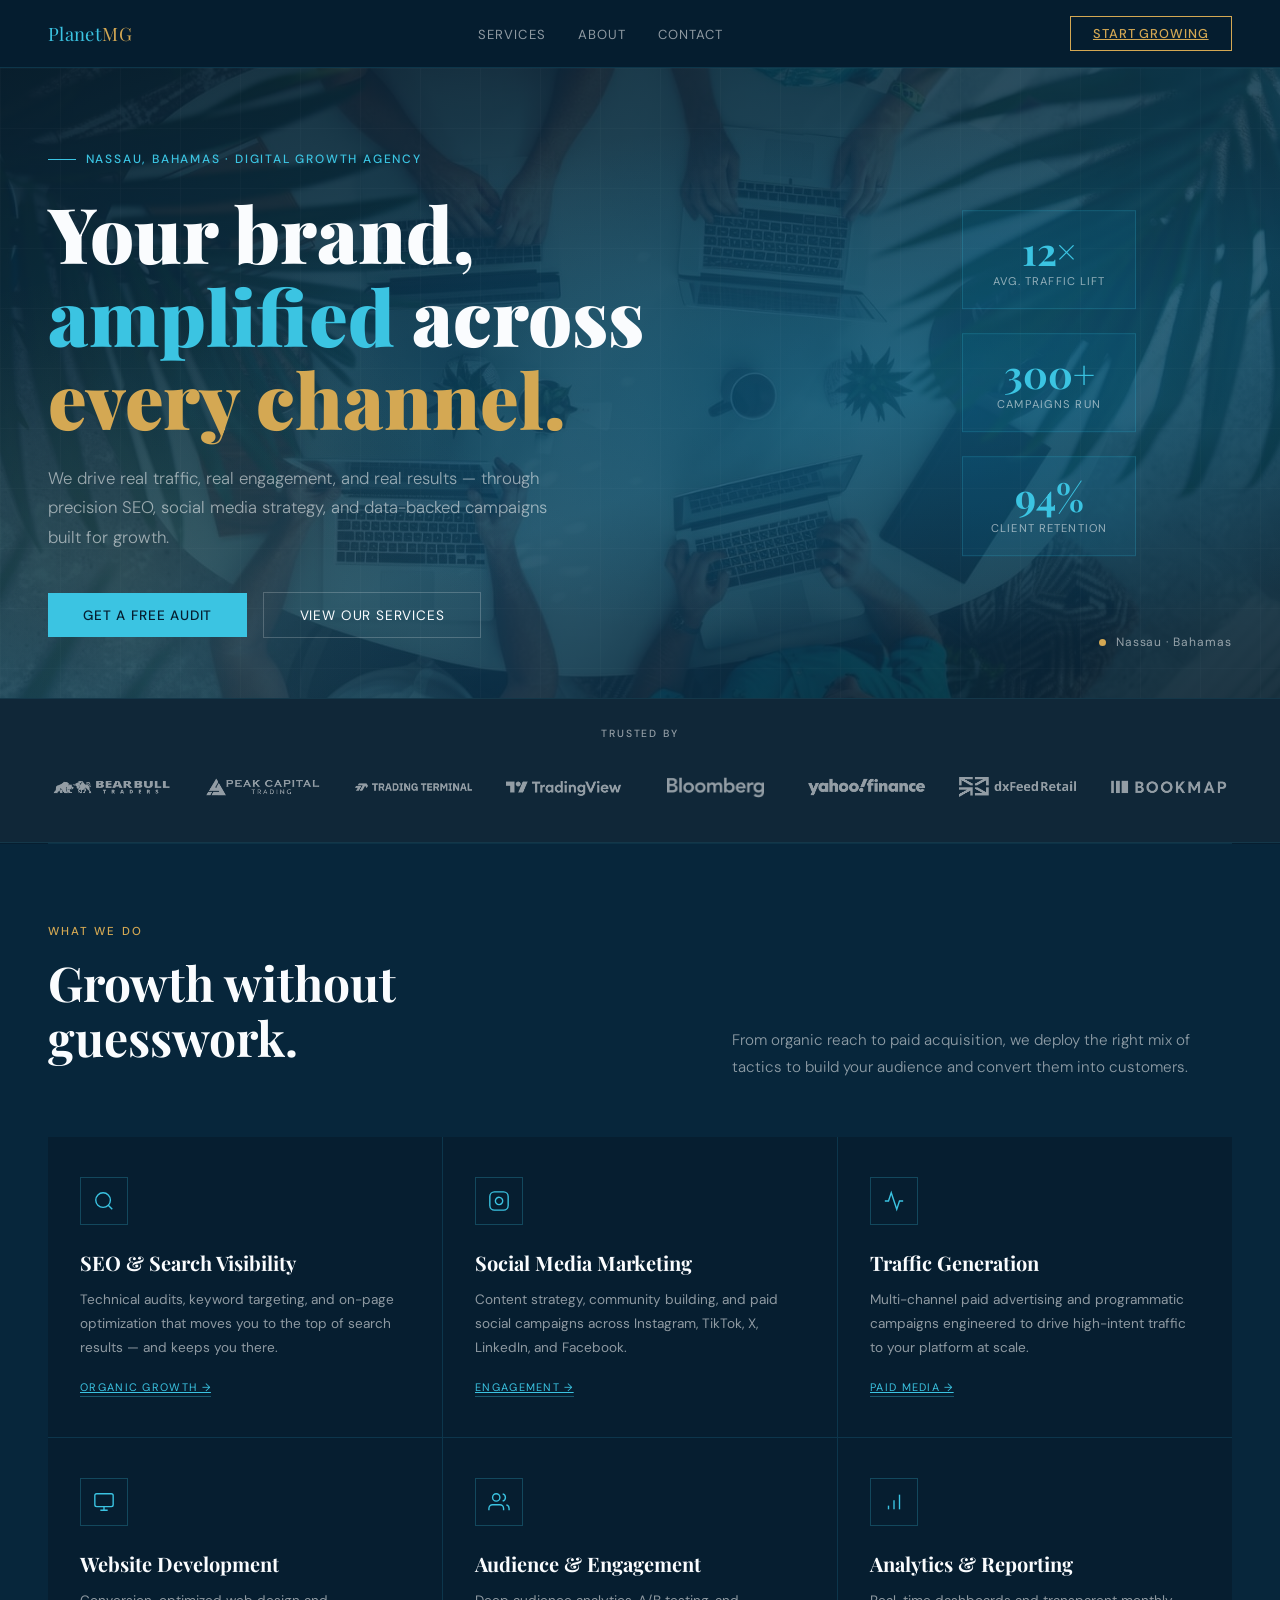
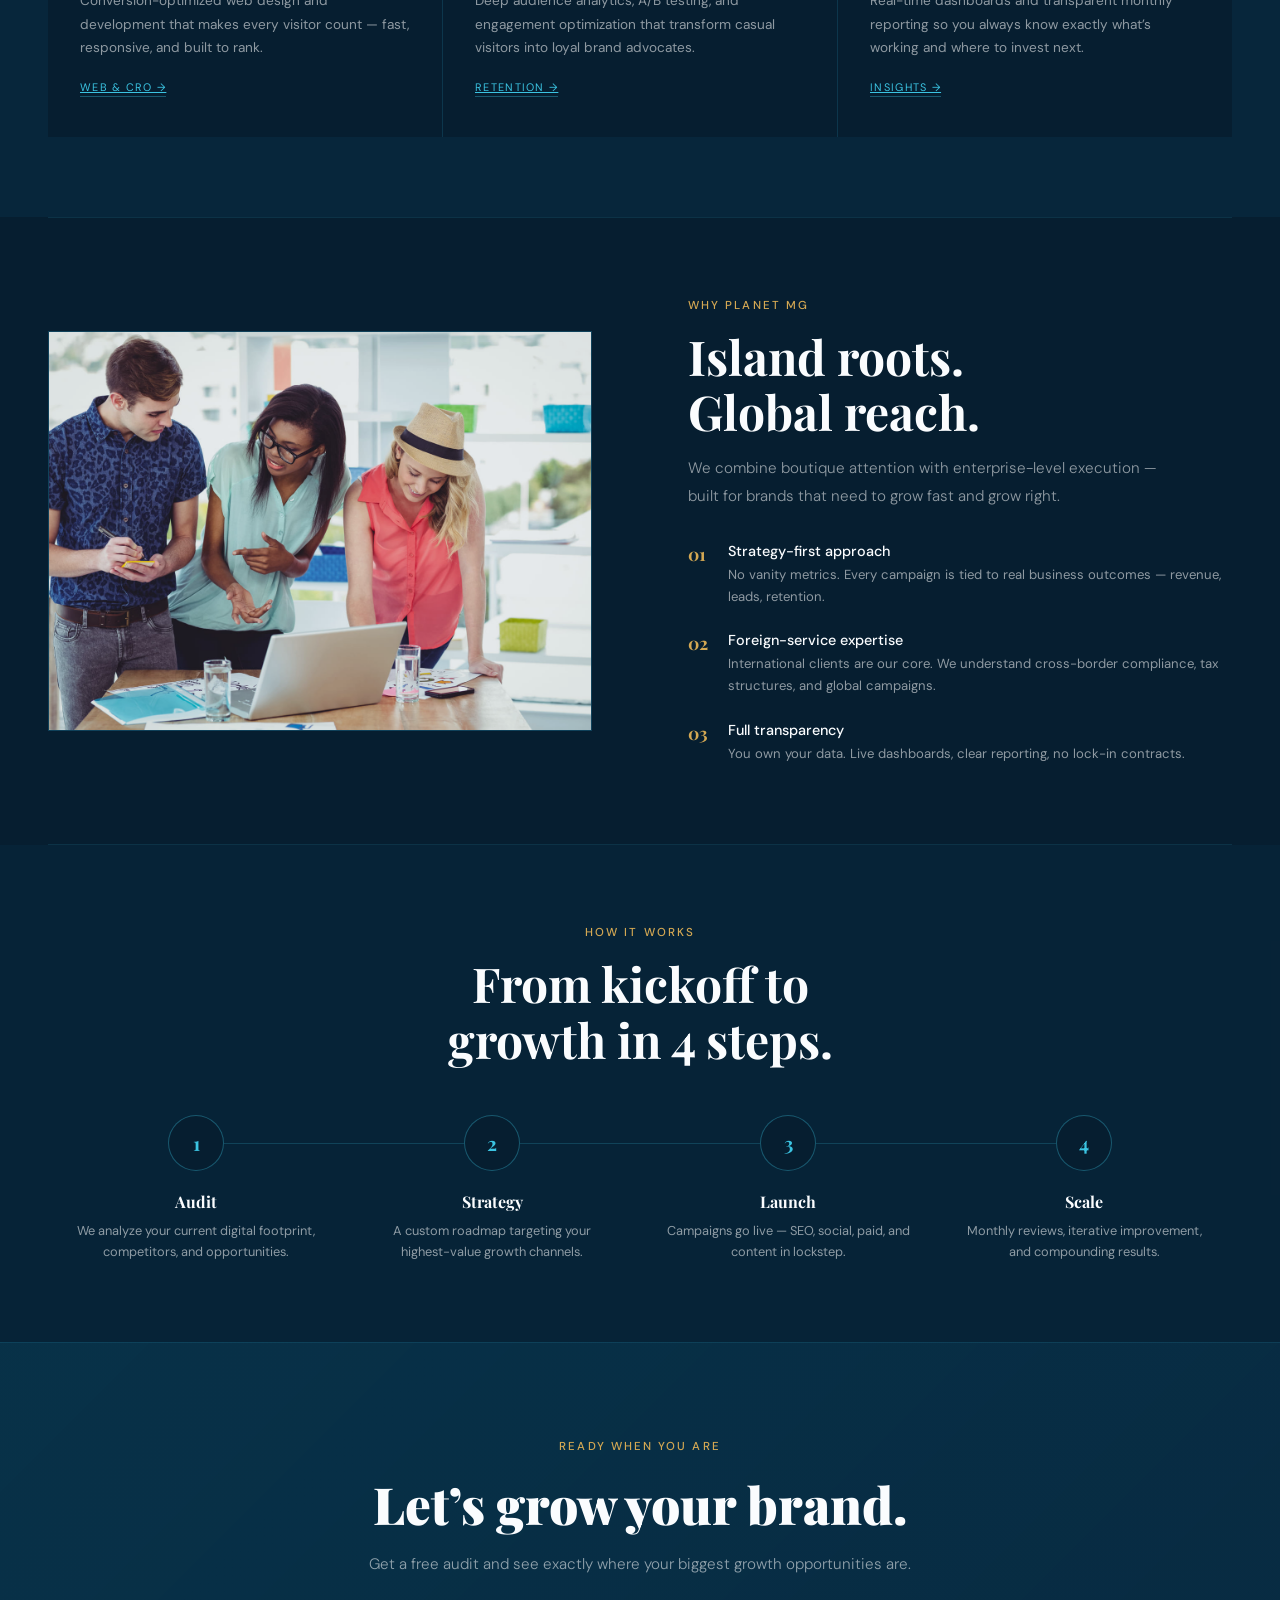
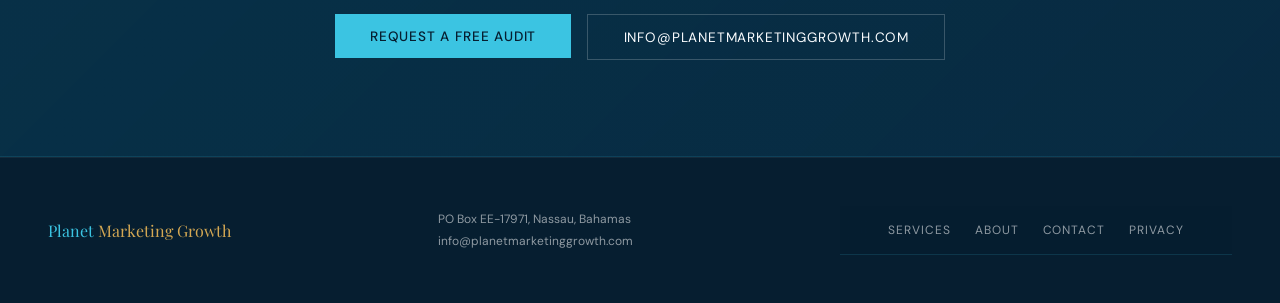
<file: index.html>
<!DOCTYPE html>
<html lang="en">
<head>
  <meta charset="UTF-8">
  <meta name="viewport" content="width=device-width, initial-scale=1.0">
  <meta name="description" content="Planet Marketing Growth — results-driven SEO, social media, paid media, and web design from Nassau, Bahamas.">
  <meta name="robots" content="index, follow">
  <meta name="theme-color" content="#061E30">

  <!-- Open Graph -->
  <meta property="og:title" content="Planet Marketing Growth — Nassau, Bahamas">
  <meta property="og:description" content="Results-driven digital marketing for ambitious brands. SEO, social media, paid media, and web design.">
  <meta property="og:type" content="website">
  <meta property="og:url" content="https://planetmarketinggrowth.com/">
  <meta property="og:image" content="https://planetmarketinggrowth.com/assets/og-image.jpg">
  <meta property="og:image:width" content="1200">
  <meta property="og:image:height" content="630">
  <meta property="og:site_name" content="Planet Marketing Growth">

  <!-- Twitter Card -->
  <meta name="twitter:card" content="summary_large_image">
  <meta name="twitter:title" content="Planet Marketing Growth — Nassau, Bahamas">
  <meta name="twitter:description" content="Results-driven digital marketing for ambitious brands.">
  <meta name="twitter:image" content="https://planetmarketinggrowth.com/assets/og-image.jpg">

  <link rel="canonical" href="https://planetmarketinggrowth.com/">
  <link rel="icon" href="/assets/favicon.ico" sizes="any">
  <link rel="icon" href="/assets/favicon.svg" type="image/svg+xml">
  <link rel="apple-touch-icon" href="/assets/apple-touch-icon.png">
  <link rel="manifest" href="/site.webmanifest">

  <link rel="preconnect" href="https://fonts.googleapis.com">
  <link rel="preconnect" href="https://fonts.gstatic.com" crossorigin>
  <link href="https://fonts.googleapis.com/css2?family=Playfair+Display:wght@700;900&family=DM+Sans:wght@300;400;500&display=swap" rel="stylesheet">

  <link rel="preload" href="/css/main.v2.css" as="style">
  <link rel="stylesheet" href="/css/main.v2.css">

  <title>Planet Marketing Growth — Digital Marketing Agency, Nassau Bahamas</title>

  <!-- Structured Data -->
  <script type="application/ld+json">
  {
    "@context": "https://schema.org",
    "@type": "MarketingAgency",
    "name": "Planet Marketing Growth",
    "url": "https://planetmarketinggrowth.com",
    "description": "Results-driven digital marketing for ambitious brands. SEO, social media, paid media, and web design.",
    "address": {
      "@type": "PostalAddress",
      "addressLocality": "Nassau",
      "addressCountry": "BS"
    },
"email": "info@planetmarketinggrowth.com"
  }
  </script>
</head>
<body>

<!-- NAV -->
<nav>
  <div class="nav-logo">Planet<span>MG</span></div>
  <ul class="nav-links">
    <li><a href="/services.html">Services</a></li>
    <li><a href="/about.html">About</a></li>
    <li><a href="/contact.html">Contact</a></li>
  </ul>
  <a href="/contact.html" class="nav-cta">Start Growing</a>
</nav>

<!-- HERO -->
<section class="hero" id="hero">
  <div class="hero-bg"></div>
  <div class="hero-grid"></div>
  <div class="hero-content">
    <div class="hero-eyebrow">Nassau, Bahamas &middot; Digital Growth Agency</div>
    <h1>
      Your brand,<br>
      <em>amplified</em> across<br>
      <strong>every channel.</strong>
    </h1>
    <p class="hero-sub">
      We drive real traffic, real engagement, and real results &mdash; through precision SEO, social media strategy, and data-backed campaigns built for growth.
    </p>
    <div class="hero-actions">
      <button class="btn-primary" data-scroll="contact">Get a free audit</button>
      <button class="btn-ghost" data-scroll="services">View our services</button>
    </div>
  </div>
  <div class="hero-stats">
    <div class="stat-card"><div class="num">12&times;</div><div class="lbl">Avg. traffic lift</div></div>
    <div class="stat-card"><div class="num">300+</div><div class="lbl">Campaigns run</div></div>
    <div class="stat-card"><div class="num">94%</div><div class="lbl">Client retention</div></div>
  </div>
  <div class="location-badge"><div class="loc-dot"></div>Nassau &middot; Bahamas</div>
</section>

<!-- CLIENTS RIBBON -->
<div class="clients-ribbon">
  <span class="clients-ribbon__label">Trusted by</span>
  <div class="clients-ribbon__divider"></div>
  <div class="clients-ribbon__logos">
    <img src="/assets/partner%20logos/bbt.png" alt="BBT">
    <img src="/assets/partner%20logos/pct.png" alt="PCT">
    <img src="/assets/partner%20logos/tt.png" alt="TT">
    <img src="/assets/partner%20logos/trading%20view.png" alt="TradingView">
    <img src="/assets/partner%20logos/bloomberg.png" alt="Bloomberg">
    <img src="/assets/partner%20logos/yahoo.png" alt="Yahoo Finance">
    <img src="/assets/partner%20logos/dxfeed.png" alt="dxFeed">
    <img src="/assets/partner%20logos/bookmap.png" alt="BookMap">
  </div>
</div>

<div class="divider"></div>

<!-- SERVICES -->
<section class="services" id="services">
  <div class="services-header">
    <div>
      <div class="section-label">What we do</div>
      <h2 class="section-title">Growth without<br>guesswork.</h2>
    </div>
    <p class="section-sub">From organic reach to paid acquisition, we deploy the right mix of tactics to build your audience and convert them into customers.</p>
  </div>
  <div class="services-grid">
    <div class="service-card">
      <div class="service-icon">
        <svg viewBox="0 0 24 24" fill="none" stroke="currentColor" stroke-width="1.5" aria-hidden="true"><circle cx="11" cy="11" r="8"/><path d="m21 21-4.35-4.35"/></svg>
      </div>
      <h3>SEO &amp; Search Visibility</h3>
      <p>Technical audits, keyword targeting, and on-page optimization that moves you to the top of search results &mdash; and keeps you there.</p>
      <a class="service-tag" href="/services.html#seo">Organic Growth &rarr;</a>
    </div>
    <div class="service-card">
      <div class="service-icon">
        <svg viewBox="0 0 24 24" fill="none" stroke="currentColor" stroke-width="1.5" aria-hidden="true"><rect x="2" y="2" width="20" height="20" rx="5"/><path d="M16 11.37A4 4 0 1 1 12.63 8 4 4 0 0 1 16 11.37z"/><line x1="17.5" y1="6.5" x2="17.51" y2="6.5"/></svg>
      </div>
      <h3>Social Media Marketing</h3>
      <p>Content strategy, community building, and paid social campaigns across Instagram, TikTok, X, LinkedIn, and Facebook.</p>
      <a class="service-tag" href="/services.html#social">Engagement &rarr;</a>
    </div>
    <div class="service-card">
      <div class="service-icon">
        <svg viewBox="0 0 24 24" fill="none" stroke="currentColor" stroke-width="1.5" aria-hidden="true"><polyline points="22,12 18,12 15,21 9,3 6,12 2,12"/></svg>
      </div>
      <h3>Traffic Generation</h3>
      <p>Multi-channel paid advertising and programmatic campaigns engineered to drive high-intent traffic to your platform at scale.</p>
      <a class="service-tag" href="/services.html#paid">Paid Media &rarr;</a>
    </div>
    <div class="service-card">
      <div class="service-icon">
        <svg viewBox="0 0 24 24" fill="none" stroke="currentColor" stroke-width="1.5" aria-hidden="true"><rect x="2" y="3" width="20" height="14" rx="2"/><path d="M8 21h8M12 17v4"/></svg>
      </div>
      <h3>Website Development</h3>
      <p>Conversion-optimized web design and development that makes every visitor count &mdash; fast, responsive, and built to rank.</p>
      <a class="service-tag" href="/services.html#web">Web &amp; CRO &rarr;</a>
    </div>
    <div class="service-card">
      <div class="service-icon">
        <svg viewBox="0 0 24 24" fill="none" stroke="currentColor" stroke-width="1.5" aria-hidden="true"><path d="M17 21v-2a4 4 0 0 0-4-4H5a4 4 0 0 0-4 4v2"/><circle cx="9" cy="7" r="4"/><path d="M23 21v-2a4 4 0 0 0-3-3.87M16 3.13a4 4 0 0 1 0 7.75"/></svg>
      </div>
      <h3>Audience &amp; Engagement</h3>
      <p>Deep audience analytics, A/B testing, and engagement optimization that transform casual visitors into loyal brand advocates.</p>
      <a class="service-tag" href="/services.html#audience">Retention &rarr;</a>
    </div>
    <div class="service-card">
      <div class="service-icon">
        <svg viewBox="0 0 24 24" fill="none" stroke="currentColor" stroke-width="1.5" aria-hidden="true"><path d="M12 20V10"/><path d="M18 20V4"/><path d="M6 20v-4"/></svg>
      </div>
      <h3>Analytics &amp; Reporting</h3>
      <p>Real-time dashboards and transparent monthly reporting so you always know exactly what&rsquo;s working and where to invest next.</p>
      <a class="service-tag" href="/services.html#analytics">Insights &rarr;</a>
    </div>
  </div>
</section>

<div class="divider"></div>

<!-- WHY -->
<section id="why">
  <div class="why">
    <div class="why-visual">
      <img src="/assets/images/planet-marketing (4).jpg" alt="Planet Marketing Growth team collaborating" loading="lazy">
    </div>
    <div>
      <div class="section-label">Why Planet MG</div>
      <h2 class="section-title">Island roots.<br>Global reach.</h2>
      <p class="section-sub" style="margin-bottom:0;">We combine boutique attention with enterprise-level execution &mdash; built for brands that need to grow fast and grow right.</p>
      <div class="why-points">
        <div class="why-point">
          <div class="why-num">01</div>
          <div>
            <h4>Strategy-first approach</h4>
            <p>No vanity metrics. Every campaign is tied to real business outcomes &mdash; revenue, leads, retention.</p>
          </div>
        </div>
        <div class="why-point">
          <div class="why-num">02</div>
          <div>
            <h4>Foreign-service expertise</h4>
            <p>International clients are our core. We understand cross-border compliance, tax structures, and global campaigns.</p>
          </div>
        </div>
        <div class="why-point">
          <div class="why-num">03</div>
          <div>
            <h4>Full transparency</h4>
            <p>You own your data. Live dashboards, clear reporting, no lock-in contracts.</p>
          </div>
        </div>
      </div>
    </div>
  </div>
</section>

<div class="divider"></div>

<!-- PROCESS -->
<section class="process" id="process">
  <div style="text-align:center;">
    <div class="section-label" style="text-align:center;">How it works</div>
    <h2 class="section-title" style="text-align:center;">From kickoff to<br>growth in 4 steps.</h2>
  </div>
  <div class="process-steps">
    <div class="step"><div class="step-num">1</div><h4>Audit</h4><p>We analyze your current digital footprint, competitors, and opportunities.</p></div>
    <div class="step"><div class="step-num">2</div><h4>Strategy</h4><p>A custom roadmap targeting your highest-value growth channels.</p></div>
    <div class="step"><div class="step-num">3</div><h4>Launch</h4><p>Campaigns go live &mdash; SEO, social, paid, and content in lockstep.</p></div>
    <div class="step"><div class="step-num">4</div><h4>Scale</h4><p>Monthly reviews, iterative improvement, and compounding results.</p></div>
  </div>
</section>

<!-- CTA -->
<section class="cta-section" id="contact">
  <div class="section-label" style="text-align:center;">Ready when you are</div>
  <h2>Let&rsquo;s grow your brand.</h2>
  <p>Get a free audit and see exactly where your biggest growth opportunities are.</p>
  <div style="display:flex; gap:1rem; justify-content:center; flex-wrap:wrap;">
    <a href="mailto:info@planetmarketinggrowth.com"><button class="btn-primary">Request a free audit</button></a>
    <a href="mailto:info@planetmarketinggrowth.com"><button class="btn-ghost">info@planetmarketinggrowth.com</button></a>
  </div>
</section>

<!-- FOOTER -->
<footer>
  <div class="footer-logo">Planet<span> Marketing Growth</span></div>
  <div class="footer-info">
    PO Box EE-17971, Nassau, Bahamas<br>
    info@planetmarketinggrowth.com
  </div>
  <nav class="footer-links" aria-label="Footer navigation">
    <a href="/services.html">Services</a>
    <a href="/about.html">About</a>
    <a href="/contact.html">Contact</a>
    <a href="/privacy.html">Privacy</a>
  </nav>
</footer>

<script src="/js/main.js" defer></script>
</body>
</html>
</file>
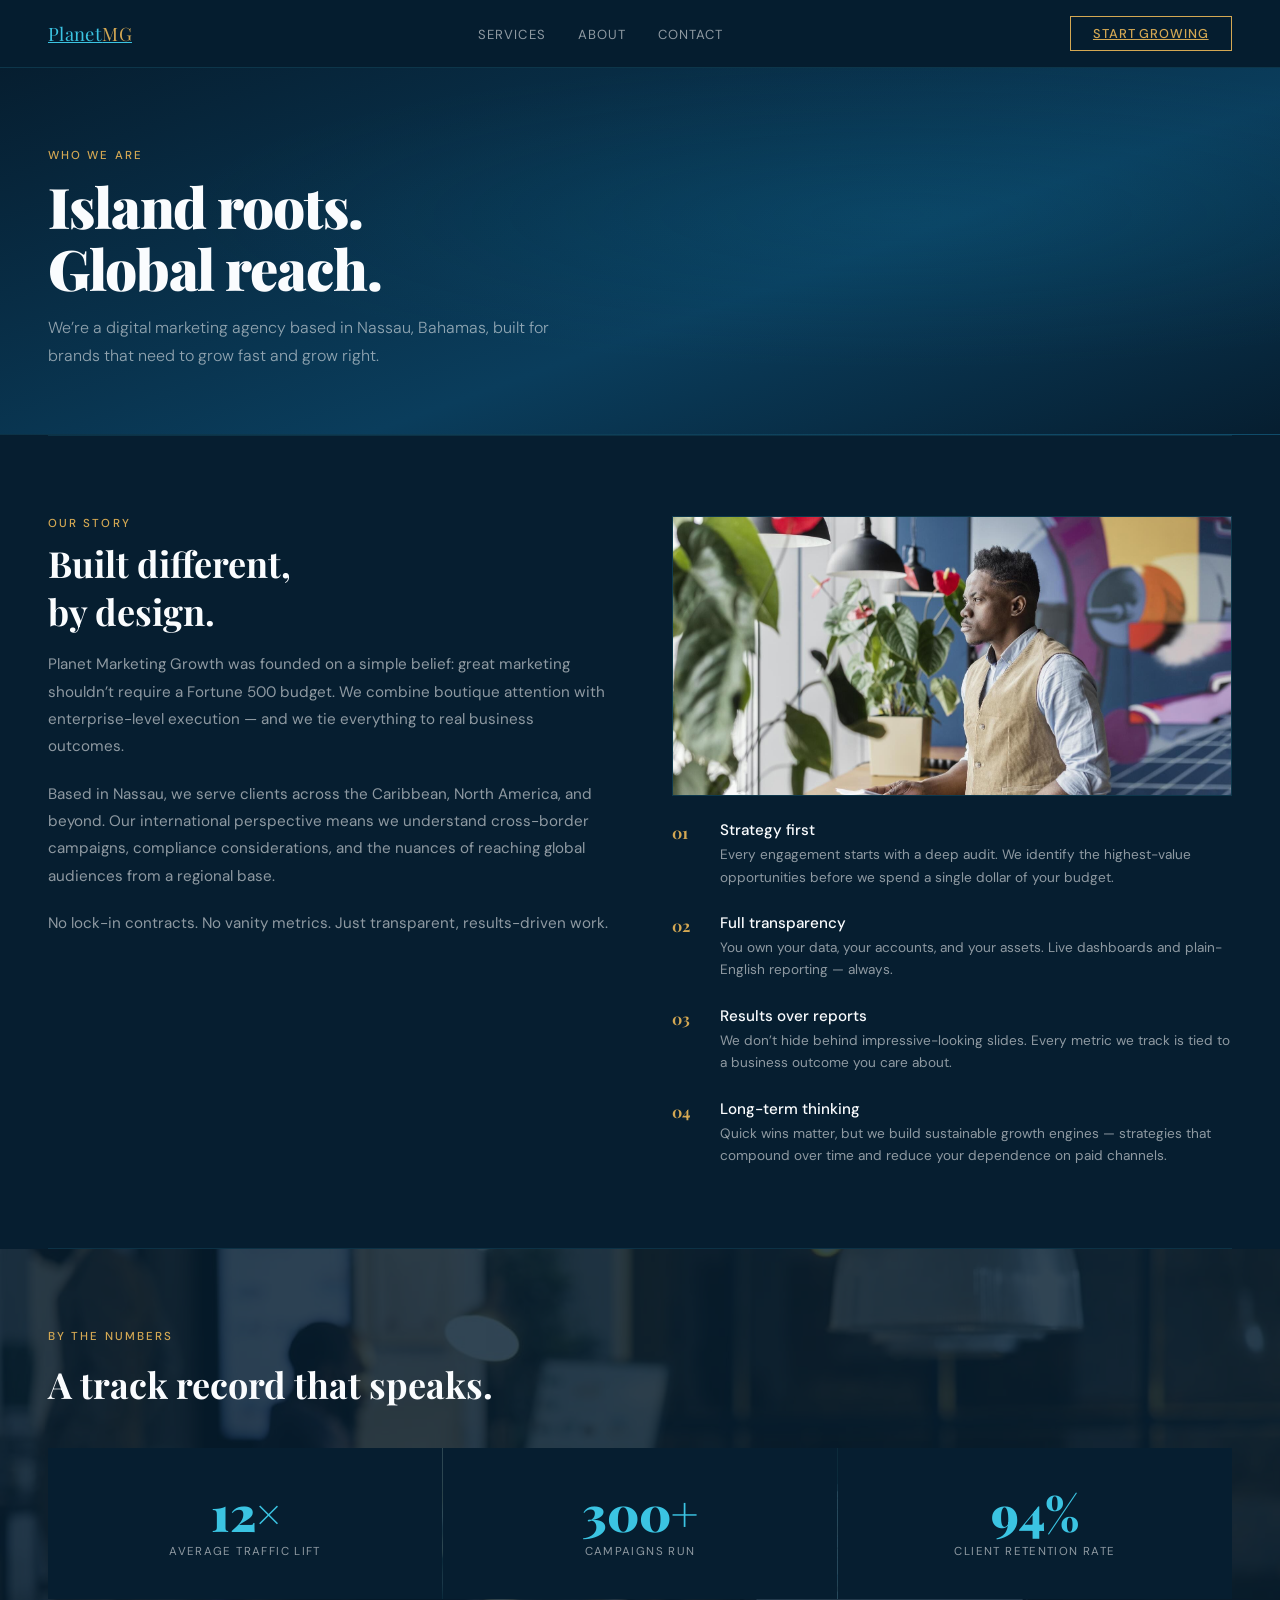
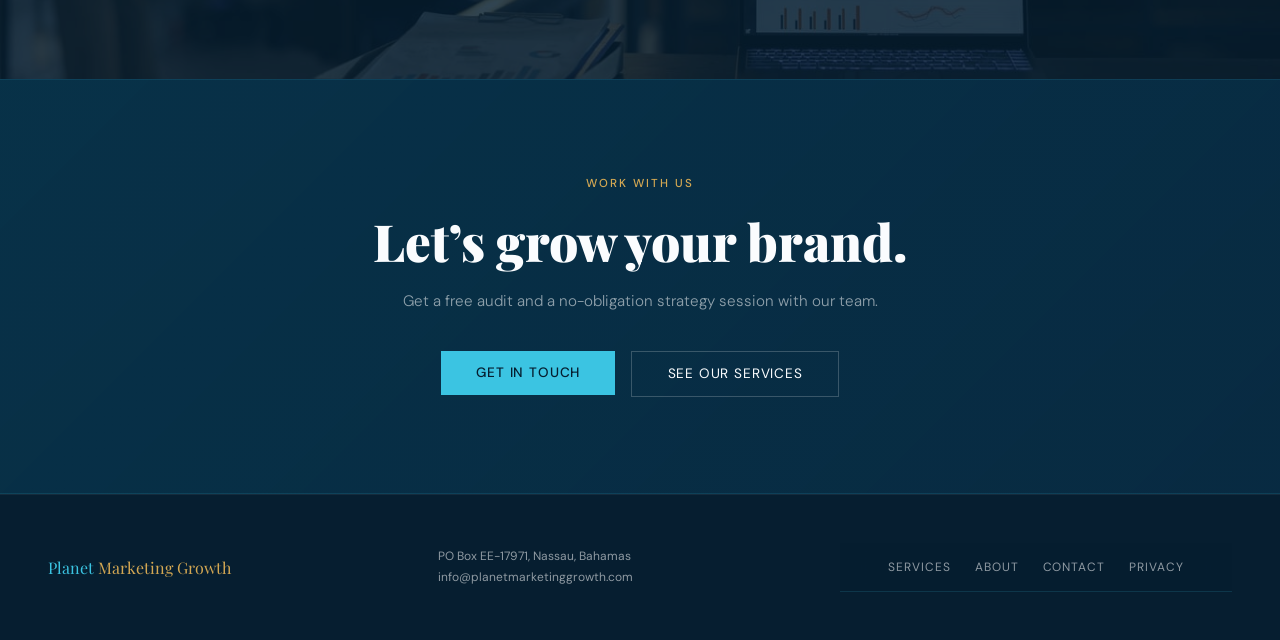
<file: about.html>
<!DOCTYPE html>
<html lang="en">
<head>
  <meta charset="UTF-8">
  <meta name="viewport" content="width=device-width, initial-scale=1.0">
  <meta name="description" content="About Planet Marketing Growth — a Nassau, Bahamas digital marketing agency built for brands that want to grow fast and grow right.">
  <meta name="robots" content="index, follow">
  <meta name="theme-color" content="#061E30">
  <meta property="og:title" content="About — Planet Marketing Growth">
  <meta property="og:description" content="Island roots. Global reach. Boutique attention with enterprise-level execution.">
  <meta property="og:type" content="website">
  <meta property="og:url" content="https://planetmarketinggrowth.com/about.html">
  <link rel="canonical" href="https://planetmarketinggrowth.com/about.html">
  <link rel="icon" href="/assets/favicon.ico" sizes="any">
  <link rel="icon" href="/assets/favicon.svg" type="image/svg+xml">
  <link rel="manifest" href="/site.webmanifest">
  <link rel="preconnect" href="https://fonts.googleapis.com">
  <link rel="preconnect" href="https://fonts.gstatic.com" crossorigin>
  <link href="https://fonts.googleapis.com/css2?family=Playfair+Display:wght@700;900&family=DM+Sans:wght@300;400;500&display=swap" rel="stylesheet">
  <link rel="preload" href="/css/main.v2.css" as="style">
  <link rel="stylesheet" href="/css/main.v2.css">
  <title>About — Planet Marketing Growth</title>
</head>
<body>

<nav>
  <a href="/" class="nav-logo">Planet<span>MG</span></a>
  <ul class="nav-links">
    <li><a href="/services.html">Services</a></li>
    <li><a href="/about.html" aria-current="page">About</a></li>
    <li><a href="/contact.html">Contact</a></li>
  </ul>
  <a href="/contact.html" class="nav-cta">Start Growing</a>
</nav>

<section class="page-hero">
  <div class="section-label">Who we are</div>
  <h1>Island roots.<br>Global reach.</h1>
  <p>We&rsquo;re a digital marketing agency based in Nassau, Bahamas, built for brands that need to grow fast and grow right.</p>
</section>

<div class="divider"></div>

<section class="page-content">
  <div class="two-col">
    <div>
      <div class="section-label">Our story</div>
      <h2>Built different,<br>by design.</h2>
      <p>Planet Marketing Growth was founded on a simple belief: great marketing shouldn&rsquo;t require a Fortune 500 budget. We combine boutique attention with enterprise-level execution &mdash; and we tie everything to real business outcomes.</p>
      <p>Based in Nassau, we serve clients across the Caribbean, North America, and beyond. Our international perspective means we understand cross-border campaigns, compliance considerations, and the nuances of reaching global audiences from a regional base.</p>
      <p>No lock-in contracts. No vanity metrics. Just transparent, results-driven work.</p>
    </div>
    <div>
      <img src="/assets/images/planet-marketing (9).jpg" alt="Creative professional reviewing strategy" loading="lazy" style="width:100%; height:280px; object-fit:cover; object-position:center; display:block; margin-bottom:1.5rem; border:1px solid rgba(59,196,226,0.15);">
      <div class="value-list">
      <div class="value-item">
        <div class="value-num">01</div>
        <div>
          <h4>Strategy first</h4>
          <p>Every engagement starts with a deep audit. We identify the highest-value opportunities before we spend a single dollar of your budget.</p>
        </div>
      </div>
      <div class="value-item">
        <div class="value-num">02</div>
        <div>
          <h4>Full transparency</h4>
          <p>You own your data, your accounts, and your assets. Live dashboards and plain-English reporting &mdash; always.</p>
        </div>
      </div>
      <div class="value-item">
        <div class="value-num">03</div>
        <div>
          <h4>Results over reports</h4>
          <p>We don&rsquo;t hide behind impressive-looking slides. Every metric we track is tied to a business outcome you care about.</p>
        </div>
      </div>
      <div class="value-item">
        <div class="value-num">04</div>
        <div>
          <h4>Long-term thinking</h4>
          <p>Quick wins matter, but we build sustainable growth engines &mdash; strategies that compound over time and reduce your dependence on paid channels.</p>
        </div>
      </div>
      </div>
    </div>
  </div>
</section>

<div class="divider"></div>

<section class="photo-bg-section page-content" style="padding: 5rem 3rem;">
  <div class="photo-bg-section__img">
    <img src="/assets/images/planet-marketing (7).jpg" alt="" aria-hidden="true" loading="lazy">
  </div>
  <div class="photo-bg-section__content">
    <div class="section-label">By the numbers</div>
    <h2>A track record that speaks.</h2>
  <div class="detail-grid" style="margin-top: 2.5rem;">
    <div class="detail-card" style="text-align:center; padding: 2.5rem;">
      <div style="font-family: var(--serif); font-size: 3rem; color: var(--aqua); font-weight: 900; line-height: 1;">12&times;</div>
      <div style="font-size: 0.72rem; letter-spacing: 0.12em; text-transform: uppercase; color: var(--muted); margin-top: 0.5rem;">Average traffic lift</div>
    </div>
    <div class="detail-card" style="text-align:center; padding: 2.5rem;">
      <div style="font-family: var(--serif); font-size: 3rem; color: var(--aqua); font-weight: 900; line-height: 1;">300+</div>
      <div style="font-size: 0.72rem; letter-spacing: 0.12em; text-transform: uppercase; color: var(--muted); margin-top: 0.5rem;">Campaigns run</div>
    </div>
    <div class="detail-card" style="text-align:center; padding: 2.5rem;">
      <div style="font-family: var(--serif); font-size: 3rem; color: var(--aqua); font-weight: 900; line-height: 1;">94%</div>
      <div style="font-size: 0.72rem; letter-spacing: 0.12em; text-transform: uppercase; color: var(--muted); margin-top: 0.5rem;">Client retention rate</div>
    </div>
  </div>
  </div>
</section>

<section class="cta-section">
  <div class="section-label" style="text-align:center;">Work with us</div>
  <h2>Let&rsquo;s grow your brand.</h2>
  <p>Get a free audit and a no-obligation strategy session with our team.</p>
  <div style="display:flex; gap:1rem; justify-content:center; flex-wrap:wrap;">
    <a href="/contact.html"><button class="btn-primary">Get in touch</button></a>
    <a href="/services.html"><button class="btn-ghost">See our services</button></a>
  </div>
</section>

<footer>
  <div class="footer-logo">Planet<span> Marketing Growth</span></div>
  <div class="footer-info">
    PO Box EE-17971, Nassau, Bahamas<br>
    info@planetmarketinggrowth.com
  </div>
  <nav class="footer-links" aria-label="Footer navigation">
    <a href="/services.html">Services</a>
    <a href="/about.html">About</a>
    <a href="/contact.html">Contact</a>
    <a href="/privacy.html">Privacy</a>
  </nav>
</footer>

<script src="/js/main.js" defer></script>
</body>
</html>
</file>
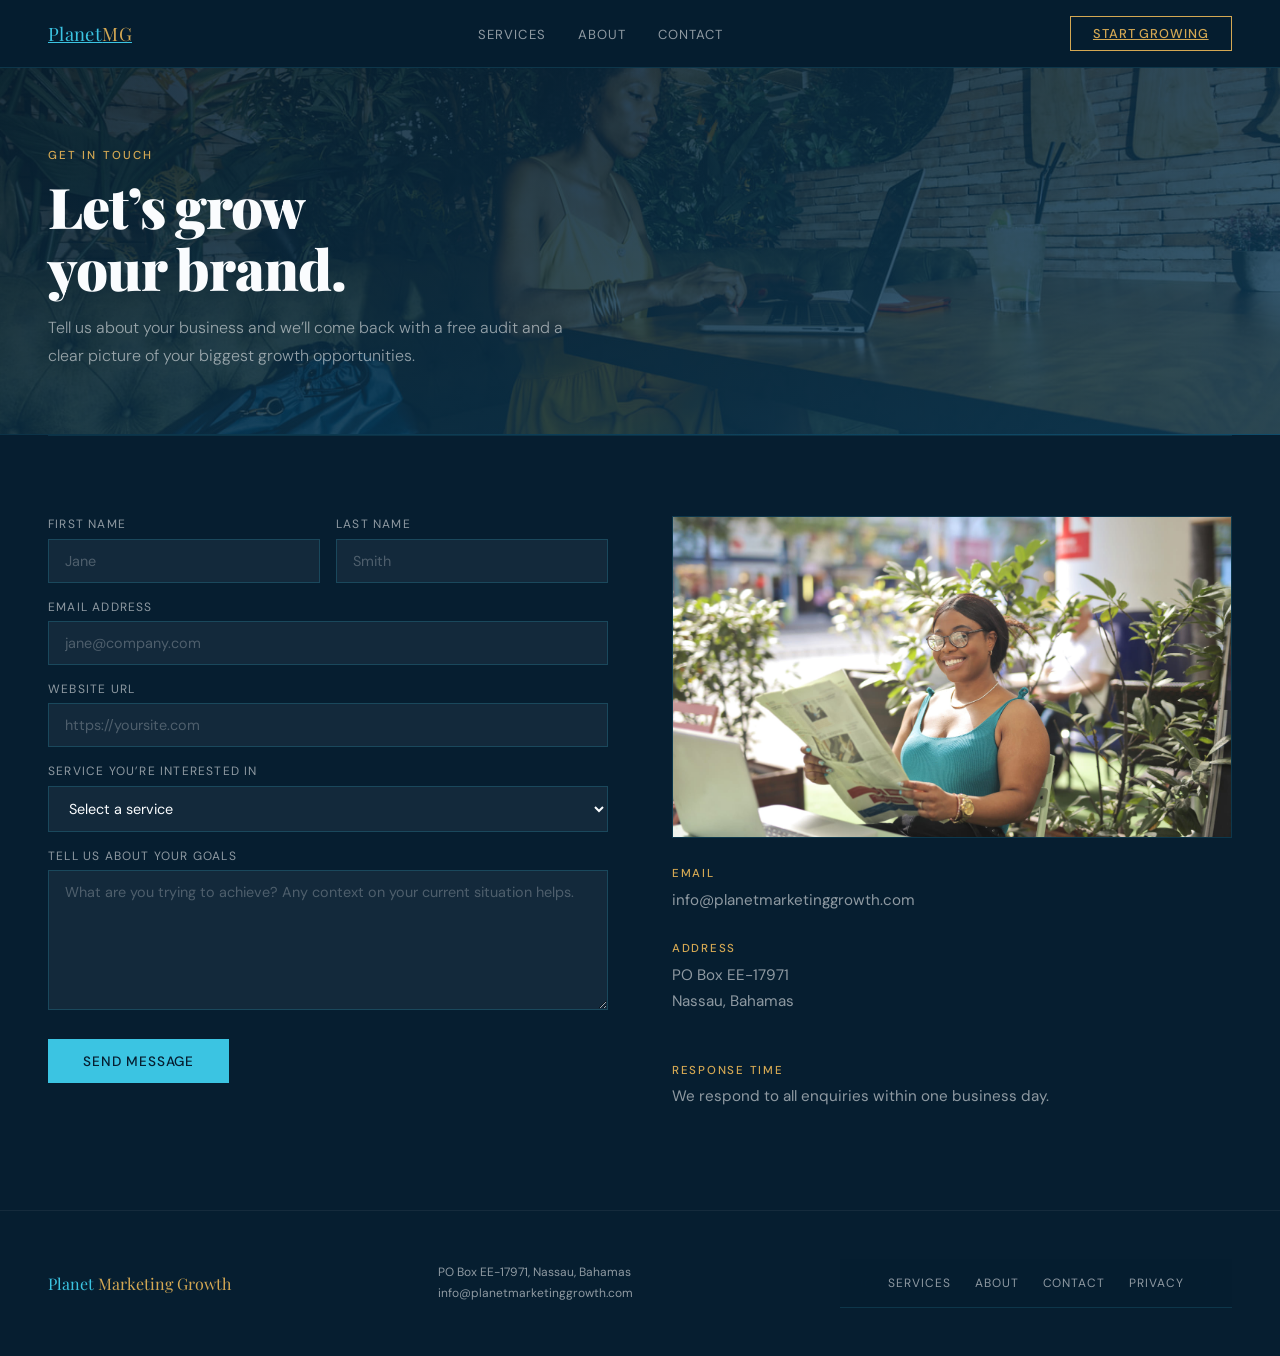
<file: contact.html>
<!DOCTYPE html>
<html lang="en">
<head>
  <meta charset="UTF-8">
  <meta name="viewport" content="width=device-width, initial-scale=1.0">
  <meta name="description" content="Contact Planet Marketing Growth — get a free digital marketing audit for your business.">
  <meta name="robots" content="index, follow">
  <meta name="theme-color" content="#061E30">
  <meta property="og:title" content="Contact — Planet Marketing Growth">
  <meta property="og:description" content="Get a free audit and see where your biggest growth opportunities are.">
  <meta property="og:type" content="website">
  <meta property="og:url" content="https://planetmarketinggrowth.com/contact.html">
  <link rel="canonical" href="https://planetmarketinggrowth.com/contact.html">
  <link rel="icon" href="/assets/favicon.ico" sizes="any">
  <link rel="icon" href="/assets/favicon.svg" type="image/svg+xml">
  <link rel="manifest" href="/site.webmanifest">
  <link rel="preconnect" href="https://fonts.googleapis.com">
  <link rel="preconnect" href="https://fonts.gstatic.com" crossorigin>
  <link href="https://fonts.googleapis.com/css2?family=Playfair+Display:wght@700;900&family=DM+Sans:wght@300;400;500&display=swap" rel="stylesheet">
  <link rel="preload" href="/css/main.v2.css" as="style">
  <link rel="stylesheet" href="/css/main.v2.css">
  <title>Contact — Planet Marketing Growth</title>
</head>
<body>

<nav>
  <a href="/" class="nav-logo">Planet<span>MG</span></a>
  <ul class="nav-links">
    <li><a href="/services.html">Services</a></li>
    <li><a href="/about.html">About</a></li>
    <li><a href="/contact.html" aria-current="page">Contact</a></li>
  </ul>
  <a href="/contact.html" class="nav-cta">Start Growing</a>
</nav>

<section class="page-hero page-hero--photo">
  <div class="page-hero-img">
    <img src="/assets/images/planet-marketing (10).jpg" alt="" aria-hidden="true" loading="eager">
  </div>
  <div class="section-label">Get in touch</div>
  <h1>Let&rsquo;s grow<br>your brand.</h1>
  <p>Tell us about your business and we&rsquo;ll come back with a free audit and a clear picture of your biggest growth opportunities.</p>
</section>

<div class="divider"></div>

<section class="page-content">
  <div class="contact-grid">

    <form class="form" name="contact" method="POST" action="/contact.html?success=true" netlify>
      <input type="hidden" name="form-name" value="contact">
      <div class="form-row">
        <div>
          <label for="first-name">First name</label>
          <input type="text" id="first-name" name="first-name" placeholder="Jane" required>
        </div>
        <div>
          <label for="last-name">Last name</label>
          <input type="text" id="last-name" name="last-name" placeholder="Smith" required>
        </div>
      </div>
      <div>
        <label for="email">Email address</label>
        <input type="email" id="email" name="email" placeholder="jane@company.com" required>
      </div>
      <div>
        <label for="website">Website URL</label>
        <input type="url" id="website" name="website" placeholder="https://yoursite.com">
      </div>
      <div>
        <label for="service">Service you&rsquo;re interested in</label>
        <select id="service" name="service">
          <option value="" disabled selected>Select a service</option>
          <option value="seo">SEO &amp; Search Visibility</option>
          <option value="social">Social Media Marketing</option>
          <option value="paid">Traffic &amp; Paid Media</option>
          <option value="web">Website Development</option>
          <option value="analytics">Analytics &amp; Reporting</option>
          <option value="full">Full-service retainer</option>
          <option value="other">Not sure yet</option>
        </select>
      </div>
      <div>
        <label for="message">Tell us about your goals</label>
        <textarea id="message" name="message" placeholder="What are you trying to achieve? Any context on your current situation helps."></textarea>
      </div>
      <button type="submit" class="btn-primary" style="align-self:flex-start; margin-top: 0.5rem;">Send message</button>
    </form>

    <div class="contact-info">
      <div class="contact-photo">
        <img src="/assets/images/planet-marketing (1).jpg" alt="Friendly team ready to help" loading="lazy">
      </div>
      <div class="contact-detail">
        <h4>Email</h4>
        <a href="mailto:info@planetmarketinggrowth.com">info@planetmarketinggrowth.com</a>
      </div>
<div class="contact-detail">
        <h4>Address</h4>
        <p>PO Box EE-17971<br>Nassau, Bahamas</p>
      </div>
      <div class="contact-detail">
        <h4>Response time</h4>
        <p>We respond to all enquiries within one business day.</p>
      </div>
    </div>

  </div>
</section>

<footer>
  <div class="footer-logo">Planet<span> Marketing Growth</span></div>
  <div class="footer-info">
    PO Box EE-17971, Nassau, Bahamas<br>
    info@planetmarketinggrowth.com
  </div>
  <nav class="footer-links" aria-label="Footer navigation">
    <a href="/services.html">Services</a>
    <a href="/about.html">About</a>
    <a href="/contact.html">Contact</a>
    <a href="/privacy.html">Privacy</a>
  </nav>
</footer>

<script src="/js/main.js" defer></script>
</body>
</html>
</file>
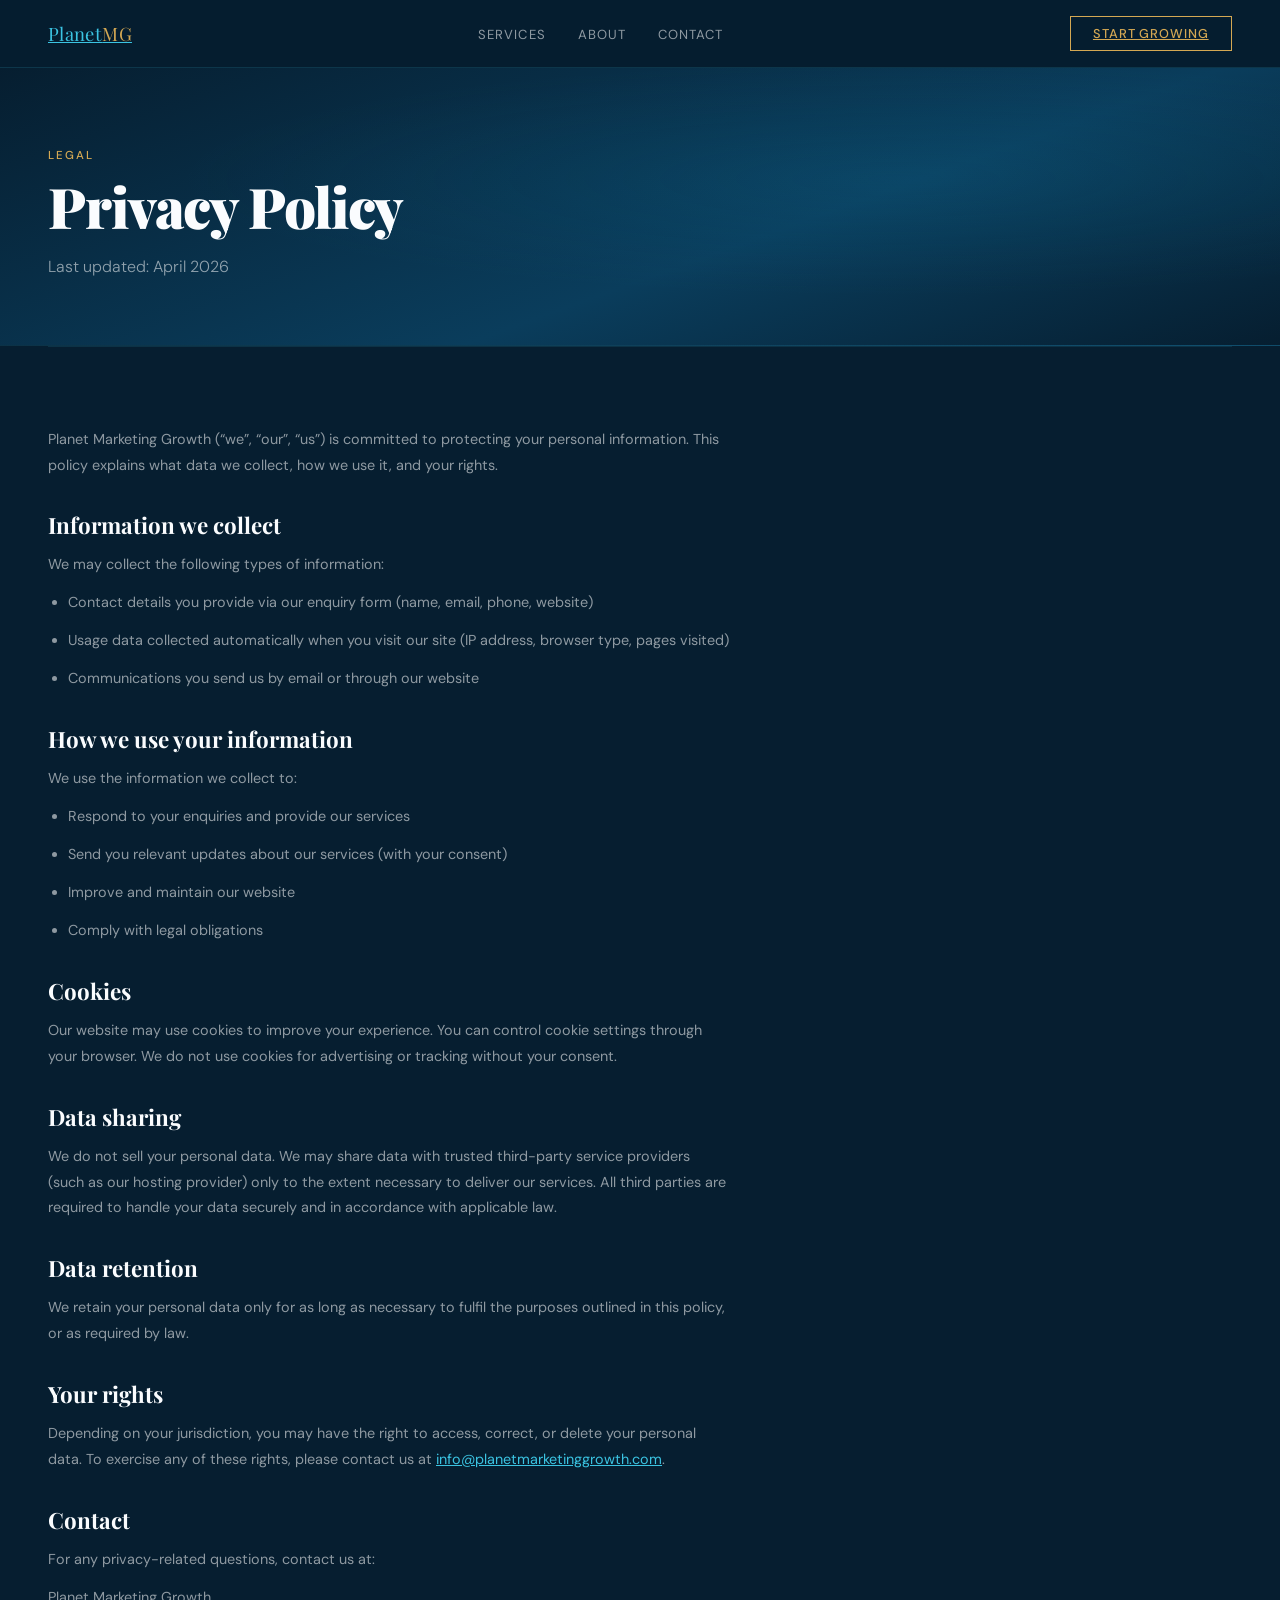
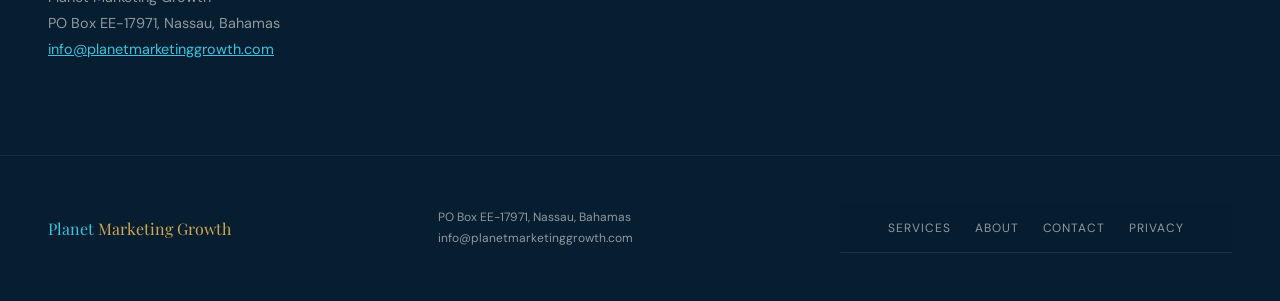
<file: privacy.html>
<!DOCTYPE html>
<html lang="en">
<head>
  <meta charset="UTF-8">
  <meta name="viewport" content="width=device-width, initial-scale=1.0">
  <meta name="description" content="Privacy Policy — Planet Marketing Growth.">
  <meta name="robots" content="noindex, follow">
  <meta name="theme-color" content="#061E30">
  <link rel="canonical" href="https://planetmarketinggrowth.com/privacy.html">
  <link rel="icon" href="/assets/favicon.ico" sizes="any">
  <link rel="icon" href="/assets/favicon.svg" type="image/svg+xml">
  <link rel="manifest" href="/site.webmanifest">
  <link rel="preconnect" href="https://fonts.googleapis.com">
  <link rel="preconnect" href="https://fonts.gstatic.com" crossorigin>
  <link href="https://fonts.googleapis.com/css2?family=Playfair+Display:wght@700;900&family=DM+Sans:wght@300;400;500&display=swap" rel="stylesheet">
  <link rel="preload" href="/css/main.v2.css" as="style">
  <link rel="stylesheet" href="/css/main.v2.css">
  <title>Privacy Policy — Planet Marketing Growth</title>
</head>
<body>

<nav>
  <a href="/" class="nav-logo">Planet<span>MG</span></a>
  <ul class="nav-links">
    <li><a href="/services.html">Services</a></li>
    <li><a href="/about.html">About</a></li>
    <li><a href="/contact.html">Contact</a></li>
  </ul>
  <a href="/contact.html" class="nav-cta">Start Growing</a>
</nav>

<section class="page-hero">
  <div class="section-label">Legal</div>
  <h1>Privacy Policy</h1>
  <p>Last updated: April 2026</p>
</section>

<div class="divider"></div>

<section class="page-content">
  <div class="policy-content">

    <p>Planet Marketing Growth (&ldquo;we&rdquo;, &ldquo;our&rdquo;, &ldquo;us&rdquo;) is committed to protecting your personal information. This policy explains what data we collect, how we use it, and your rights.</p>

    <h2>Information we collect</h2>
    <p>We may collect the following types of information:</p>
    <ul>
      <li>Contact details you provide via our enquiry form (name, email, phone, website)</li>
      <li>Usage data collected automatically when you visit our site (IP address, browser type, pages visited)</li>
      <li>Communications you send us by email or through our website</li>
    </ul>

    <h2>How we use your information</h2>
    <p>We use the information we collect to:</p>
    <ul>
      <li>Respond to your enquiries and provide our services</li>
      <li>Send you relevant updates about our services (with your consent)</li>
      <li>Improve and maintain our website</li>
      <li>Comply with legal obligations</li>
    </ul>

    <h2>Cookies</h2>
    <p>Our website may use cookies to improve your experience. You can control cookie settings through your browser. We do not use cookies for advertising or tracking without your consent.</p>

    <h2>Data sharing</h2>
    <p>We do not sell your personal data. We may share data with trusted third-party service providers (such as our hosting provider) only to the extent necessary to deliver our services. All third parties are required to handle your data securely and in accordance with applicable law.</p>

    <h2>Data retention</h2>
    <p>We retain your personal data only for as long as necessary to fulfil the purposes outlined in this policy, or as required by law.</p>

    <h2>Your rights</h2>
    <p>Depending on your jurisdiction, you may have the right to access, correct, or delete your personal data. To exercise any of these rights, please contact us at <a href="mailto:info@planetmarketinggrowth.com" style="color: var(--aqua);">info@planetmarketinggrowth.com</a>.</p>

    <h2>Contact</h2>
    <p>For any privacy-related questions, contact us at:</p>
    <p>
      Planet Marketing Growth<br>
      PO Box EE-17971, Nassau, Bahamas<br>
      <a href="mailto:info@planetmarketinggrowth.com" style="color: var(--aqua);">info@planetmarketinggrowth.com</a>
    </p>

  </div>
</section>

<footer>
  <div class="footer-logo">Planet<span> Marketing Growth</span></div>
  <div class="footer-info">
    PO Box EE-17971, Nassau, Bahamas<br>
    info@planetmarketinggrowth.com
  </div>
  <nav class="footer-links" aria-label="Footer navigation">
    <a href="/services.html">Services</a>
    <a href="/about.html">About</a>
    <a href="/contact.html">Contact</a>
    <a href="/privacy.html">Privacy</a>
  </nav>
</footer>

<script src="/js/main.js" defer></script>
</body>
</html>
</file>
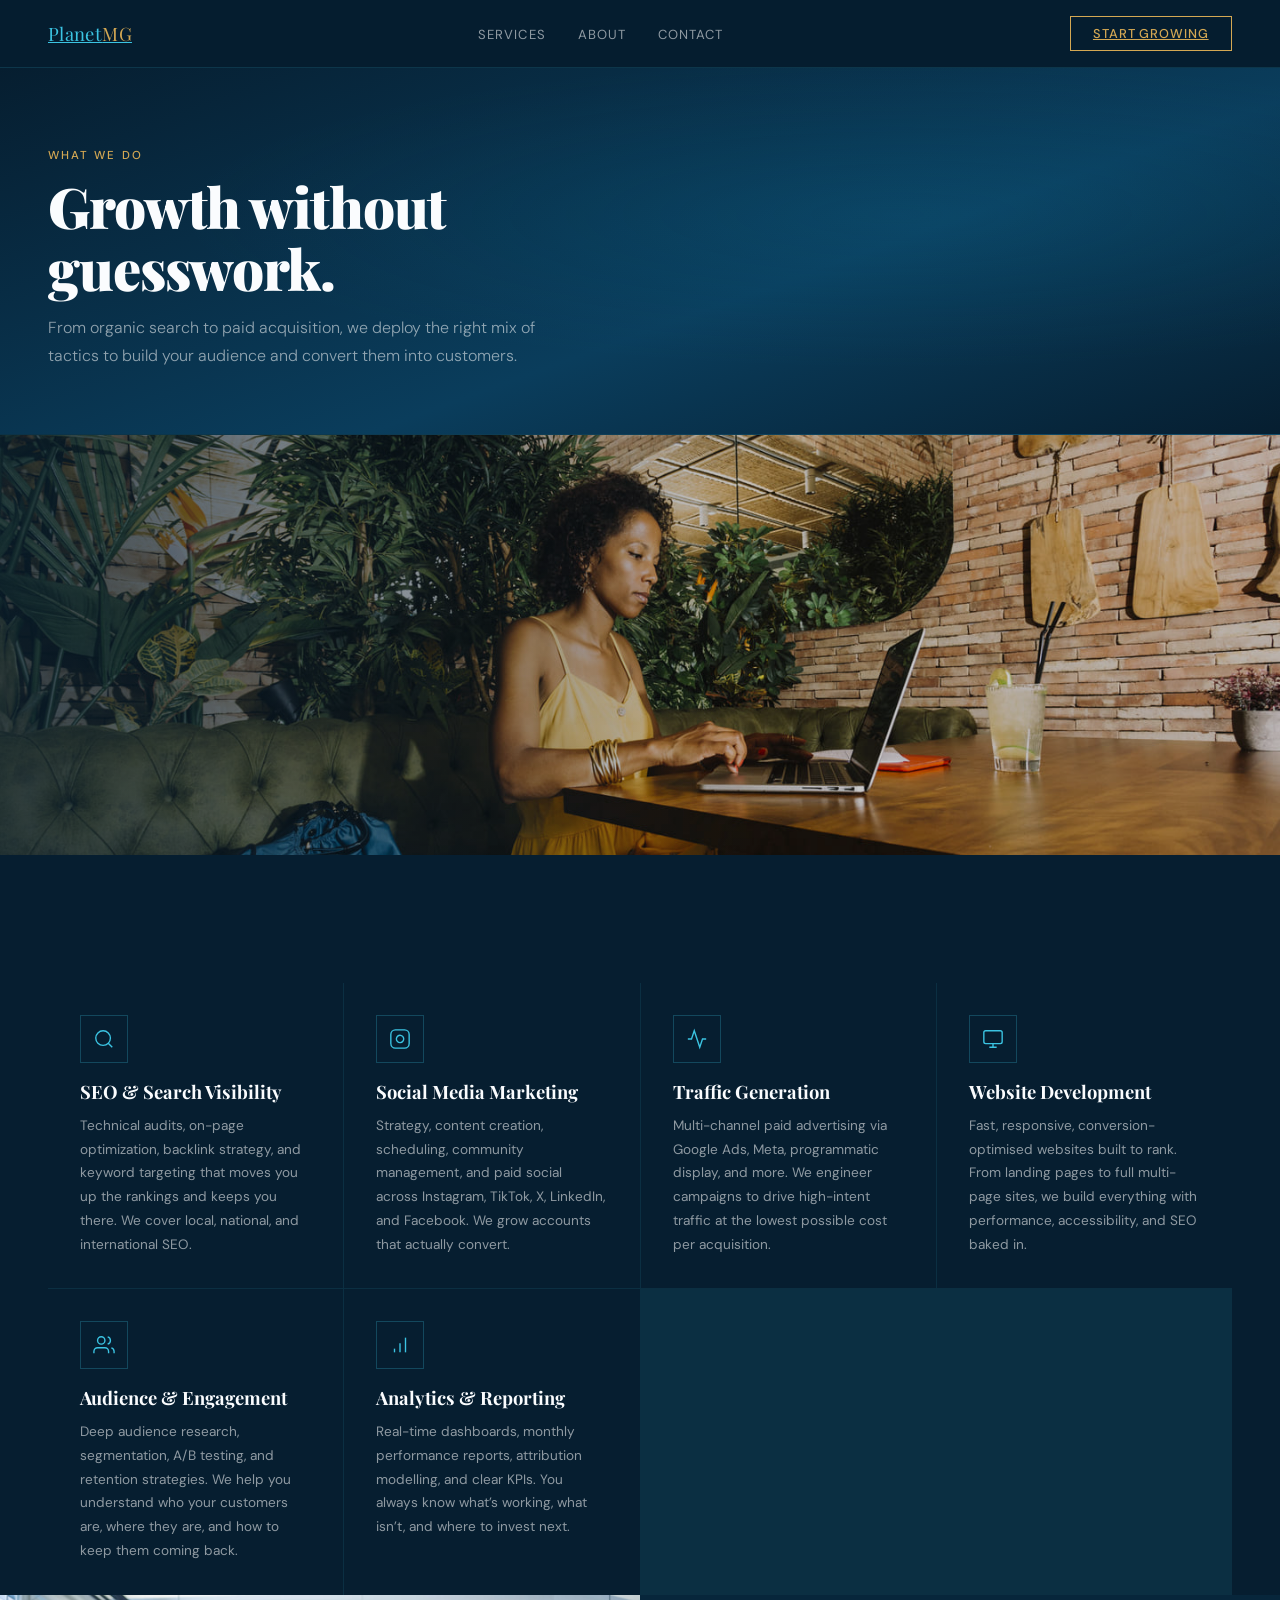
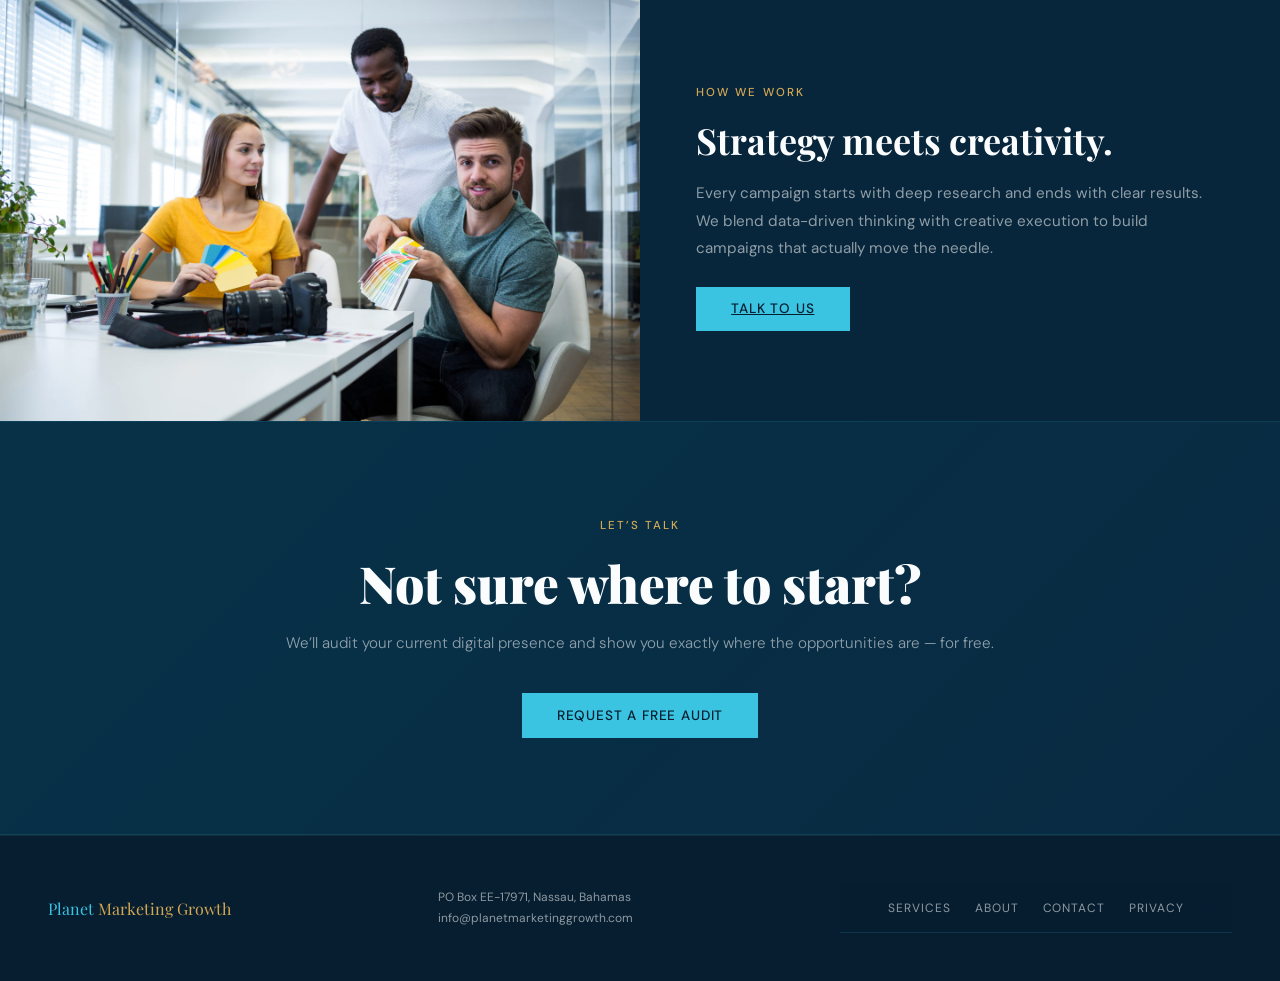
<file: services.html>
<!DOCTYPE html>
<html lang="en">
<head>
  <meta charset="UTF-8">
  <meta name="viewport" content="width=device-width, initial-scale=1.0">
  <meta name="description" content="Planet Marketing Growth services — SEO, social media, paid media, web development, audience growth, and analytics.">
  <meta name="robots" content="index, follow">
  <meta name="theme-color" content="#061E30">
  <meta property="og:title" content="Services — Planet Marketing Growth">
  <meta property="og:description" content="SEO, social media, paid media, web development, and more.">
  <meta property="og:type" content="website">
  <meta property="og:url" content="https://planetmarketinggrowth.com/services.html">
  <link rel="canonical" href="https://planetmarketinggrowth.com/services.html">
  <link rel="icon" href="/assets/favicon.ico" sizes="any">
  <link rel="icon" href="/assets/favicon.svg" type="image/svg+xml">
  <link rel="manifest" href="/site.webmanifest">
  <link rel="preconnect" href="https://fonts.googleapis.com">
  <link rel="preconnect" href="https://fonts.gstatic.com" crossorigin>
  <link href="https://fonts.googleapis.com/css2?family=Playfair+Display:wght@700;900&family=DM+Sans:wght@300;400;500&display=swap" rel="stylesheet">
  <link rel="preload" href="/css/main.v2.css" as="style">
  <link rel="stylesheet" href="/css/main.v2.css">
  <title>Services — Planet Marketing Growth</title>
</head>
<body>

<nav>
  <a href="/" class="nav-logo">Planet<span>MG</span></a>
  <ul class="nav-links">
    <li><a href="/services.html" aria-current="page">Services</a></li>
    <li><a href="/about.html">About</a></li>
    <li><a href="/contact.html">Contact</a></li>
  </ul>
  <a href="/contact.html" class="nav-cta">Start Growing</a>
</nav>

<section class="page-hero">
  <div class="section-label">What we do</div>
  <h1>Growth without<br>guesswork.</h1>
  <p>From organic search to paid acquisition, we deploy the right mix of tactics to build your audience and convert them into customers.</p>
</section>

<div class="img-banner img-banner--overlay">
  <img src="/assets/images/planet-marketing (10).jpg" alt="Working from anywhere — that's the Planet MG way" loading="lazy">
</div>

<section class="page-content" style="padding-bottom: 0;">
  <div class="detail-grid">
    <div class="detail-card" id="seo">
      <div class="service-icon" style="margin-bottom:1rem;">
        <svg viewBox="0 0 24 24" fill="none" stroke="currentColor" stroke-width="1.5" aria-hidden="true"><circle cx="11" cy="11" r="8"/><path d="m21 21-4.35-4.35"/></svg>
      </div>
      <h3>SEO &amp; Search Visibility</h3>
      <p>Technical audits, on-page optimization, backlink strategy, and keyword targeting that moves you up the rankings and keeps you there. We cover local, national, and international SEO.</p>
    </div>
    <div class="detail-card" id="social">
      <div class="service-icon" style="margin-bottom:1rem;">
        <svg viewBox="0 0 24 24" fill="none" stroke="currentColor" stroke-width="1.5" aria-hidden="true"><rect x="2" y="2" width="20" height="20" rx="5"/><path d="M16 11.37A4 4 0 1 1 12.63 8 4 4 0 0 1 16 11.37z"/><line x1="17.5" y1="6.5" x2="17.51" y2="6.5"/></svg>
      </div>
      <h3>Social Media Marketing</h3>
      <p>Strategy, content creation, scheduling, community management, and paid social across Instagram, TikTok, X, LinkedIn, and Facebook. We grow accounts that actually convert.</p>
    </div>
    <div class="detail-card" id="paid">
      <div class="service-icon" style="margin-bottom:1rem;">
        <svg viewBox="0 0 24 24" fill="none" stroke="currentColor" stroke-width="1.5" aria-hidden="true"><polyline points="22,12 18,12 15,21 9,3 6,12 2,12"/></svg>
      </div>
      <h3>Traffic Generation</h3>
      <p>Multi-channel paid advertising via Google Ads, Meta, programmatic display, and more. We engineer campaigns to drive high-intent traffic at the lowest possible cost per acquisition.</p>
    </div>
    <div class="detail-card" id="web">
      <div class="service-icon" style="margin-bottom:1rem;">
        <svg viewBox="0 0 24 24" fill="none" stroke="currentColor" stroke-width="1.5" aria-hidden="true"><rect x="2" y="3" width="20" height="14" rx="2"/><path d="M8 21h8M12 17v4"/></svg>
      </div>
      <h3>Website Development</h3>
      <p>Fast, responsive, conversion-optimised websites built to rank. From landing pages to full multi-page sites, we build everything with performance, accessibility, and SEO baked in.</p>
    </div>
    <div class="detail-card" id="audience">
      <div class="service-icon" style="margin-bottom:1rem;">
        <svg viewBox="0 0 24 24" fill="none" stroke="currentColor" stroke-width="1.5" aria-hidden="true"><path d="M17 21v-2a4 4 0 0 0-4-4H5a4 4 0 0 0-4 4v2"/><circle cx="9" cy="7" r="4"/><path d="M23 21v-2a4 4 0 0 0-3-3.87M16 3.13a4 4 0 0 1 0 7.75"/></svg>
      </div>
      <h3>Audience &amp; Engagement</h3>
      <p>Deep audience research, segmentation, A/B testing, and retention strategies. We help you understand who your customers are, where they are, and how to keep them coming back.</p>
    </div>
    <div class="detail-card" id="analytics">
      <div class="service-icon" style="margin-bottom:1rem;">
        <svg viewBox="0 0 24 24" fill="none" stroke="currentColor" stroke-width="1.5" aria-hidden="true"><path d="M12 20V10"/><path d="M18 20V4"/><path d="M6 20v-4"/></svg>
      </div>
      <h3>Analytics &amp; Reporting</h3>
      <p>Real-time dashboards, monthly performance reports, attribution modelling, and clear KPIs. You always know what&rsquo;s working, what isn&rsquo;t, and where to invest next.</p>
    </div>
  </div>
</section>

<div class="img-split">
  <div class="img-split__photo">
    <img src="/assets/images/planet-marketing (5).jpg" alt="Creative team reviewing campaign work" loading="lazy">
  </div>
  <div class="img-split__content">
    <div class="section-label">How we work</div>
    <h2 style="font-family:var(--serif); font-size:clamp(1.5rem,3vw,2.25rem); font-weight:700; color:var(--white); margin-bottom:1rem;">Strategy meets creativity.</h2>
    <p style="font-size:0.95rem; color:var(--muted); line-height:1.8; margin-bottom:1.5rem;">Every campaign starts with deep research and ends with clear results. We blend data-driven thinking with creative execution to build campaigns that actually move the needle.</p>
    <a href="/contact.html" class="btn-primary" style="align-self:flex-start;">Talk to us</a>
  </div>
</div>

<section class="cta-section" style="margin-top: 0;">
  <div class="section-label" style="text-align:center;">Let&rsquo;s talk</div>
  <h2>Not sure where to start?</h2>
  <p>We&rsquo;ll audit your current digital presence and show you exactly where the opportunities are &mdash; for free.</p>
  <div style="display:flex; gap:1rem; justify-content:center; flex-wrap:wrap;">
    <a href="/contact.html"><button class="btn-primary">Request a free audit</button></a>
  </div>
</section>

<footer>
  <div class="footer-logo">Planet<span> Marketing Growth</span></div>
  <div class="footer-info">
    PO Box EE-17971, Nassau, Bahamas<br>
    info@planetmarketinggrowth.com
  </div>
  <nav class="footer-links" aria-label="Footer navigation">
    <a href="/services.html">Services</a>
    <a href="/about.html">About</a>
    <a href="/contact.html">Contact</a>
    <a href="/privacy.html">Privacy</a>
  </nav>
</footer>

<script src="/js/main.js" defer></script>
</body>
</html>
</file>
<file: css/main.v2.css>
* { margin: 0; padding: 0; box-sizing: border-box; }
img { max-width: 100%; height: auto; display: block; }

:root {
  --ocean: #0A3D5C;
  --deep: #061E30;
  --teal: #0D7EA8;
  --aqua: #3BC4E2;
  --gold: #D4A853;
  --sand: #F5EDD6;
  --coral: #E8715A;
  --white: #FAFCFE;
  --muted: rgba(255,255,255,0.55);
  --serif: 'Playfair Display', Georgia, serif;
  --sans: 'DM Sans', sans-serif;
  --page-pad: max(3rem, calc((100vw - 1400px) / 2));
}

html { scroll-behavior: smooth; }
body { font-family: var(--sans); background: var(--deep); color: var(--white); overflow-x: hidden; }

/* — NAV — */
nav {
  position: sticky; top: 0; z-index: 100;
  display: flex; align-items: center; justify-content: space-between;
  padding: 1rem var(--page-pad);
  background: rgba(6,30,48,0.92);
  border-bottom: 1px solid rgba(61,196,226,0.15);
  backdrop-filter: blur(12px);
}
.nav-logo { font-family: var(--serif); font-size: 1.15rem; color: var(--aqua); letter-spacing: 0.02em; }
.nav-logo span { color: var(--gold); }
.nav-links { display: flex; gap: 2rem; list-style: none; }
.nav-links a { font-size: 0.82rem; font-weight: 400; color: var(--muted); text-decoration: none; letter-spacing: 0.08em; text-transform: uppercase; transition: color 0.2s; }
.nav-links a:hover { color: var(--aqua); }
.nav-cta {
  font-size: 0.8rem; font-weight: 500; letter-spacing: 0.07em; text-transform: uppercase;
  padding: 0.5rem 1.4rem; border: 1px solid var(--gold); color: var(--gold);
  background: transparent; cursor: pointer; transition: all 0.2s; font-family: var(--sans);
}
.nav-cta:hover { background: var(--gold); color: var(--deep); }

/* — HERO — */
.hero {
  min-height: 70vh; display: flex; flex-direction: column; justify-content: center;
  padding: 4rem var(--page-pad) 3rem; position: relative; overflow: hidden;
}
.hero-bg {
  position: absolute; inset: 0; z-index: 0;
  background:
    radial-gradient(ellipse 80% 60% at 70% 50%, rgba(13,126,168,0.3) 0%, transparent 70%),
    radial-gradient(ellipse 50% 80% at 10% 80%, rgba(212,168,83,0.1) 0%, transparent 60%),
    linear-gradient(160deg, rgba(6,30,48,0.9) 0%, rgba(10,61,92,0.82) 60%, rgba(6,30,48,0.9) 100%),
    url('/assets/images/planet-marketing (3).jpg');
  background-size: cover;
  background-position: center;
}
.hero-grid {
  position: absolute; inset: 0; z-index: 0; opacity: 0.04;
  background-image:
    linear-gradient(rgba(255,255,255,0.5) 1px, transparent 1px),
    linear-gradient(90deg, rgba(255,255,255,0.5) 1px, transparent 1px);
  background-size: 60px 60px;
}
.hero-content { position: relative; z-index: 1; max-width: 720px; }
.hero-eyebrow {
  display: inline-flex; align-items: center; gap: 0.6rem;
  font-size: 0.75rem; font-weight: 500; letter-spacing: 0.15em; text-transform: uppercase;
  color: var(--aqua); margin-bottom: 1.5rem;
}
.hero-eyebrow::before { content: ''; display: block; width: 28px; height: 1px; background: var(--aqua); }
.hero h1 {
  font-family: var(--serif); font-size: clamp(2.8rem, 6vw, 5rem);
  line-height: 1.08; color: var(--white); margin-bottom: 1.5rem; font-weight: 900;
}
.hero h1 em { color: var(--aqua); font-style: normal; }
.hero h1 strong { color: var(--gold); font-weight: 900; }
.hero-sub {
  font-size: 1.05rem; font-weight: 300; color: var(--muted); line-height: 1.75;
  max-width: 520px; margin-bottom: 2.5rem;
}
.hero-actions { display: flex; gap: 1rem; align-items: center; flex-wrap: wrap; }
.btn-primary {
  padding: 0.85rem 2.2rem; background: var(--aqua); color: var(--deep);
  font-family: var(--sans); font-size: 0.85rem; font-weight: 500;
  letter-spacing: 0.06em; text-transform: uppercase; border: none; cursor: pointer; transition: all 0.2s;
}
.btn-primary:hover { background: var(--teal); color: var(--white); }
.btn-ghost {
  padding: 0.85rem 2.2rem; background: transparent; color: var(--white);
  font-family: var(--sans); font-size: 0.85rem; font-weight: 400;
  letter-spacing: 0.06em; text-transform: uppercase; border: 1px solid rgba(255,255,255,0.2);
  cursor: pointer; transition: all 0.2s;
}
.btn-ghost:hover { border-color: var(--white); }
.hero-stats {
  position: absolute; right: calc(var(--page-pad) + 6rem); top: 50%; transform: translateY(-50%);
  display: flex; flex-direction: column; gap: 1.5rem; z-index: 1;
}
.stat-card {
  background: rgba(13,126,168,0.12); border: 1px solid rgba(59,196,226,0.2);
  padding: 1.25rem 1.75rem; text-align: center; min-width: 160px;
}
.stat-card .num { font-family: var(--serif); font-size: 2.4rem; color: var(--aqua); line-height: 1; font-weight: 700; }
.stat-card .lbl { font-size: 0.7rem; color: var(--muted); text-transform: uppercase; letter-spacing: 0.1em; margin-top: 0.3rem; }
.location-badge {
  position: absolute; bottom: 3rem; right: var(--page-pad); z-index: 1;
  display: flex; align-items: center; gap: 0.6rem;
  font-size: 0.75rem; color: var(--muted); letter-spacing: 0.08em;
}
.loc-dot { width: 7px; height: 7px; border-radius: 50%; background: var(--gold); flex-shrink: 0; }

/* — CLIENTS RIBBON — */
.clients-ribbon {
  background: rgba(255,255,255,0.04);
  border-top: 1px solid rgba(59,196,226,0.1);
  border-bottom: 1px solid rgba(59,196,226,0.1);
  padding: 1.75rem var(--page-pad);
  display: flex;
  flex-direction: column;
  align-items: center;
  gap: 1.25rem;
}
.clients-ribbon__label {
  font-size: 0.65rem;
  font-weight: 500;
  letter-spacing: 0.18em;
  text-transform: uppercase;
  color: var(--muted);
}
.clients-ribbon__divider { display: none; }
.clients-ribbon__logos {
  display: flex;
  align-items: center;
  justify-content: space-between;
  width: 100%;
  gap: 1.5rem;
}
.clients-ribbon__logos img {
  flex: 1;
  height: 54px;
  width: 0;
  object-fit: contain;
  filter: brightness(0) invert(1);
  opacity: 0.55;
  transition: opacity 0.2s;
}
.clients-ribbon__logos img:hover { opacity: 0.9; }
.clients-ribbon__logos img[alt="Bloomberg"] { height: 45px; }
.clients-ribbon__name {
  font-family: var(--sans);
  font-size: 0.8rem;
  font-weight: 500;
  letter-spacing: 0.06em;
  color: rgba(255,255,255,0.35);
  text-transform: uppercase;
  white-space: nowrap;
  transition: color 0.2s;
  user-select: none;
}
.clients-ribbon__name:hover { color: rgba(255,255,255,0.65); }

@media (max-width: 900px) {
  .clients-ribbon { gap: 1.5rem; padding: 1.25rem 1.5rem; }
  .clients-ribbon__logos { gap: 1.5rem; }
}

/* — SHARED — */
section { padding: 5rem var(--page-pad); }
.section-label {
  font-size: 0.72rem; font-weight: 500; letter-spacing: 0.18em; text-transform: uppercase;
  color: var(--gold); margin-bottom: 1rem;
}
.section-title {
  font-family: var(--serif); font-size: clamp(2rem, 4vw, 3rem);
  color: var(--white); line-height: 1.15; margin-bottom: 1rem;
}
.section-sub { font-size: 0.95rem; color: var(--muted); font-weight: 300; line-height: 1.8; max-width: 500px; }
.divider { height: 1px; background: rgba(59,196,226,0.12); margin: 0 var(--page-pad); }

/* — SERVICES — */
.services { background: rgba(10,61,92,0.25); }
.services-header { display: flex; justify-content: space-between; align-items: flex-end; margin-bottom: 3.5rem; flex-wrap: wrap; gap: 1.5rem; }
.services-grid { display: grid; grid-template-columns: repeat(3, 1fr); gap: 1px; background: rgba(59,196,226,0.1); }
.service-card { background: var(--deep); padding: 2.5rem 2rem; transition: background 0.3s; cursor: default; }
.service-card:hover { background: rgba(13,126,168,0.15); }
.service-icon {
  width: 48px; height: 48px; margin-bottom: 1.5rem;
  display: flex; align-items: center; justify-content: center;
  border: 1px solid rgba(59,196,226,0.25); color: var(--aqua);
}
.service-icon svg { width: 22px; height: 22px; }
.service-card h3 { font-family: var(--serif); font-size: 1.25rem; color: var(--white); margin-bottom: 0.75rem; font-weight: 700; }
.service-card p { font-size: 0.85rem; color: var(--muted); line-height: 1.75; }
.service-tag {
  display: inline-block; margin-top: 1.25rem;
  font-size: 0.68rem; letter-spacing: 0.12em; text-transform: uppercase;
  color: var(--aqua); border-bottom: 1px solid rgba(59,196,226,0.35); padding-bottom: 2px;
}

/* — WHY — */
.why { display: grid; grid-template-columns: 1fr 1fr; gap: 6rem; align-items: center; }
.why-visual {
  position: relative; height: 400px;
  background: rgba(10,61,92,0.4); border: 1px solid rgba(59,196,226,0.15);
  display: flex; align-items: center; justify-content: center; overflow: hidden;
}
.why-visual::before {
  content: ''; position: absolute; width: 220px; height: 220px; border-radius: 50%;
  border: 1px solid rgba(59,196,226,0.2); top: 50%; left: 50%; transform: translate(-50%,-50%);
}
.why-visual::after {
  content: ''; position: absolute; width: 340px; height: 340px; border-radius: 50%;
  border: 1px solid rgba(212,168,83,0.1); top: 50%; left: 50%; transform: translate(-50%,-50%);
}
.why-center { z-index: 1; text-align: center; }
.why-center .big { font-family: var(--serif); font-size: 3.5rem; color: var(--aqua); font-weight: 900; line-height: 1; }
.why-center .sub { font-size: 0.75rem; color: var(--gold); letter-spacing: 0.12em; text-transform: uppercase; margin-top: 0.3rem; }
.orbit-item {
  position: absolute; font-size: 0.65rem; color: var(--muted);
  letter-spacing: 0.1em; text-transform: uppercase; white-space: nowrap;
}
.orbit-item:nth-child(1) { left: 6%; top: 50%; transform: translateY(-50%); }
.orbit-item:nth-child(2) { right: 6%; top: 50%; transform: translateY(-50%); }
.orbit-item:nth-child(3) { top: 18%; left: 50%; transform: translateX(-50%); }
.orbit-item:nth-child(4) { bottom: 18%; left: 50%; transform: translateX(-50%); }
.why-points { display: flex; flex-direction: column; gap: 1.5rem; margin-top: 2rem; }
.why-point { display: flex; gap: 1rem; align-items: flex-start; }
.why-num { font-family: var(--serif); font-size: 1.1rem; color: var(--gold); font-weight: 700; min-width: 24px; }
.why-point h4 { font-size: 0.9rem; font-weight: 500; color: var(--white); margin-bottom: 0.25rem; }
.why-point p { font-size: 0.82rem; color: var(--muted); line-height: 1.65; }

/* — PROCESS — */
.process { background: rgba(10,61,92,0.15); }
.process-steps { display: grid; grid-template-columns: repeat(4, 1fr); gap: 0; margin-top: 3rem; position: relative; }
.process-steps::before {
  content: ''; position: absolute; top: 28px; left: 12.5%; right: 12.5%;
  height: 1px; background: rgba(59,196,226,0.2); z-index: 0;
}
.step { padding: 0 1.5rem; text-align: center; }
.step-num {
  width: 56px; height: 56px; border-radius: 50%;
  border: 1px solid rgba(59,196,226,0.35); background: var(--deep);
  display: flex; align-items: center; justify-content: center;
  font-family: var(--serif); font-size: 1.2rem; color: var(--aqua); font-weight: 700;
  margin: 0 auto 1.25rem; position: relative; z-index: 1;
}
.step h4 { font-family: var(--serif); font-size: 1rem; color: var(--white); margin-bottom: 0.5rem; font-weight: 700; }
.step p { font-size: 0.8rem; color: var(--muted); line-height: 1.65; }

/* — CTA — */
.cta-section {
  text-align: center; padding: 6rem var(--page-pad);
  background: linear-gradient(135deg, rgba(13,126,168,0.2) 0%, rgba(10,61,92,0.4) 100%);
  border-top: 1px solid rgba(59,196,226,0.12);
  border-bottom: 1px solid rgba(59,196,226,0.12);
}
.cta-section h2 { font-family: var(--serif); font-size: clamp(2rem, 4vw, 3.2rem); color: var(--white); margin-bottom: 1rem; font-weight: 900; }
.cta-section p { font-size: 0.95rem; color: var(--muted); margin-bottom: 2.5rem; font-weight: 300; }

/* — FOOTER — */
footer {
  padding: 3rem var(--page-pad); display: flex; justify-content: space-between; align-items: center;
  flex-wrap: wrap; gap: 1rem; border-top: 1px solid rgba(255,255,255,0.06);
}
.footer-logo { font-family: var(--serif); font-size: 1rem; color: var(--aqua); }
.footer-logo span { color: var(--gold); }
.footer-info { font-size: 0.75rem; color: var(--muted); line-height: 1.8; }
.footer-links { display: flex; gap: 1.5rem; }
.footer-links a { font-size: 0.75rem; color: var(--muted); text-decoration: none; text-transform: uppercase; letter-spacing: 0.08em; transition: color 0.2s; }
.footer-links a:hover { color: var(--aqua); }

/* — RESPONSIVE — */
@media (max-width: 900px) {
  nav { padding: 1rem 1.5rem; }
  .nav-links { display: none; }
  .hero { padding: 3.5rem 1.5rem 7rem; }
  .hero-stats { position: static; transform: none; flex-direction: row; flex-wrap: wrap; margin-top: 2.5rem; }
  .location-badge { bottom: 1.5rem; right: 1.5rem; }
  section { padding: 4rem 1.5rem; }
  .divider { margin: 0 1.5rem; }
  .services-grid { grid-template-columns: 1fr; }
  .why { grid-template-columns: 1fr; gap: 2.5rem; }
  .why-visual { height: 260px; }
  .process-steps { grid-template-columns: 1fr 1fr; gap: 2rem; }
  .process-steps::before { display: none; }
  footer { padding: 2rem 1.5rem; flex-direction: column; align-items: flex-start; }
}

/* — IMAGE SECTIONS — */
.img-banner {
  width: 100%; height: 420px; overflow: hidden; position: relative;
}
.img-banner img {
  width: 100%; height: 100%; object-fit: cover; object-position: center 35%;
  display: block; filter: brightness(0.8);
}
.img-banner--overlay::after {
  content: ''; position: absolute; inset: 0;
  background: linear-gradient(to right, rgba(6,30,48,0.7) 0%, transparent 60%);
}

.img-split {
  display: grid; grid-template-columns: 1fr 1fr; min-height: 360px;
}
.img-split__photo { overflow: hidden; }
.img-split__photo img { width: 100%; height: 100%; object-fit: cover; display: block; }
.img-split__content {
  background: rgba(10,61,92,0.25); padding: 3.5rem;
  display: flex; flex-direction: column; justify-content: center;
}

.why-visual img { width: 100%; height: 100%; object-fit: cover; display: block; opacity: 0.9; }
.why-visual::before, .why-visual::after { display: none; }

.photo-bg-section {
  position: relative; overflow: hidden;
}
.photo-bg-section__img {
  position: absolute; inset: 0; z-index: 0;
}
.photo-bg-section__img img { width: 100%; height: 100%; object-fit: cover; display: block; }
.photo-bg-section__img::after {
  content: ''; position: absolute; inset: 0;
  background: rgba(6,30,48,0.82);
}
.photo-bg-section__content { position: relative; z-index: 1; }

.contact-photo { overflow: hidden; border: 1px solid rgba(59,196,226,0.15); }
.contact-photo img { width: 100%; height: 320px; object-fit: cover; object-position: center 65%; display: block; }

.page-hero--photo {
  position: relative; overflow: hidden;
}
.page-hero--photo .page-hero-img {
  position: absolute; inset: 0; z-index: 0;
}
.page-hero--photo .page-hero-img img {
  width: 100%; height: 100%; object-fit: cover; display: block;
}
.page-hero--photo .page-hero-img::after {
  content: ''; position: absolute; inset: 0;
  background: linear-gradient(160deg, rgba(6,30,48,0.88) 0%, rgba(10,61,92,0.78) 100%);
}
.page-hero--photo .section-label,
.page-hero--photo h1,
.page-hero--photo p { position: relative; z-index: 1; }

@media (max-width: 900px) {
  .img-banner { height: 260px; }
  .img-split { grid-template-columns: 1fr; }
  .img-split__photo { height: 260px; }
  .img-split__content { padding: 2.5rem 1.5rem; }
  .contact-photo img { height: 220px; }
}

/* — INNER PAGES — */
.page-hero {
  padding: 5rem var(--page-pad) 4rem; position: relative; overflow: hidden;
  background:
    radial-gradient(ellipse 80% 60% at 70% 40%, rgba(13,126,168,0.15) 0%, transparent 70%),
    linear-gradient(160deg, #061E30 0%, #0A3D5C 60%, #061E30 100%);
  border-bottom: 1px solid rgba(59,196,226,0.12);
}
.page-hero .section-label { margin-bottom: 0.75rem; }
.page-hero h1 {
  font-family: var(--serif); font-size: clamp(2.2rem, 5vw, 3.5rem);
  font-weight: 900; color: var(--white); line-height: 1.1;
  letter-spacing: -0.02em; max-width: 680px; margin-bottom: 1rem;
}
.page-hero p {
  font-size: 1rem; color: var(--muted); font-weight: 300;
  line-height: 1.75; max-width: 520px;
}

.page-content { padding: 5rem var(--page-pad); }
.page-content h2 {
  font-family: var(--serif); font-size: clamp(1.5rem, 3vw, 2.25rem);
  font-weight: 700; color: var(--white); margin-bottom: 1rem;
}
.page-content p { font-size: 0.95rem; color: var(--muted); line-height: 1.8; max-width: 680px; margin-bottom: 1.25rem; }

.two-col { display: grid; grid-template-columns: 1fr 1fr; gap: 4rem; align-items: start; }
.two-col .section-label { margin-bottom: 0.5rem; }

.detail-grid { display: grid; grid-template-columns: repeat(auto-fit, minmax(280px, 1fr)); gap: 1px; background: rgba(59,196,226,0.1); margin-top: 3rem; }
.detail-card { background: var(--deep); padding: 2rem; transition: background 0.3s; }
.detail-card:hover { background: rgba(13,126,168,0.15); }
.detail-card h3 { font-family: var(--serif); font-size: 1.15rem; color: var(--white); margin-bottom: 0.6rem; font-weight: 700; }
.detail-card p { font-size: 0.85rem; color: var(--muted); line-height: 1.75; margin: 0; }

.value-list { display: flex; flex-direction: column; gap: 1.5rem; }
.value-item { display: flex; gap: 1.25rem; align-items: flex-start; }
.value-num { font-family: var(--serif); font-size: 1rem; color: var(--gold); font-weight: 700; min-width: 28px; padding-top: 2px; }
.value-item h4 { font-size: 0.95rem; font-weight: 500; color: var(--white); margin-bottom: 0.25rem; }
.value-item p { font-size: 0.85rem; color: var(--muted); line-height: 1.65; margin: 0; }

.contact-grid { display: grid; grid-template-columns: 1fr 1fr; gap: 4rem; align-items: start; }
.contact-info { display: flex; flex-direction: column; gap: 1.75rem; }
.contact-detail h4 { font-size: 0.72rem; font-weight: 500; letter-spacing: 0.15em; text-transform: uppercase; color: var(--gold); margin-bottom: 0.4rem; }
.contact-detail p, .contact-detail a { font-size: 0.95rem; color: var(--muted); line-height: 1.7; text-decoration: none; transition: color 0.2s; }
.contact-detail a:hover { color: var(--aqua); }

.form { display: flex; flex-direction: column; gap: 1rem; }
.form-row { display: grid; grid-template-columns: 1fr 1fr; gap: 1rem; }
.form label { display: block; font-size: 0.75rem; letter-spacing: 0.1em; text-transform: uppercase; color: var(--muted); margin-bottom: 0.4rem; }
.form input, .form textarea, .form select {
  width: 100%; background: rgba(255,255,255,0.05); border: 1px solid rgba(59,196,226,0.2);
  color: var(--white); font-family: var(--sans); font-size: 0.9rem;
  padding: 0.75rem 1rem; transition: border-color 0.2s;
}
.form input:focus, .form textarea:focus, .form select:focus {
  outline: none; border-color: var(--aqua);
}
.form input::placeholder, .form textarea::placeholder { color: rgba(255,255,255,0.25); }
.form textarea { resize: vertical; min-height: 140px; }
.form select option { background: var(--deep); }

.policy-content { max-width: 760px; }
.policy-content h2 { font-family: var(--serif); font-size: 1.4rem; color: var(--white); margin: 2rem 0 0.75rem; }
.policy-content p, .policy-content li { font-size: 0.9rem; color: var(--muted); line-height: 1.8; margin-bottom: 0.75rem; }
.policy-content ul { padding-left: 1.25rem; margin-bottom: 0.75rem; }
.policy-content li { list-style: disc; }

@media (max-width: 900px) {
  .page-hero { padding: 4rem 1.5rem 3rem; }
  .page-content { padding: 4rem 1.5rem; }
  .two-col, .contact-grid { grid-template-columns: 1fr; gap: 2.5rem; }
  .form-row { grid-template-columns: 1fr; }
}

/* — ACCESSIBILITY — */
:focus-visible { outline: 3px solid var(--aqua); outline-offset: 3px; }

@media (prefers-reduced-motion: reduce) {
  *, *::before, *::after { transition-duration: 0.01ms !important; }
  html { scroll-behavior: auto; }
}
</file>
